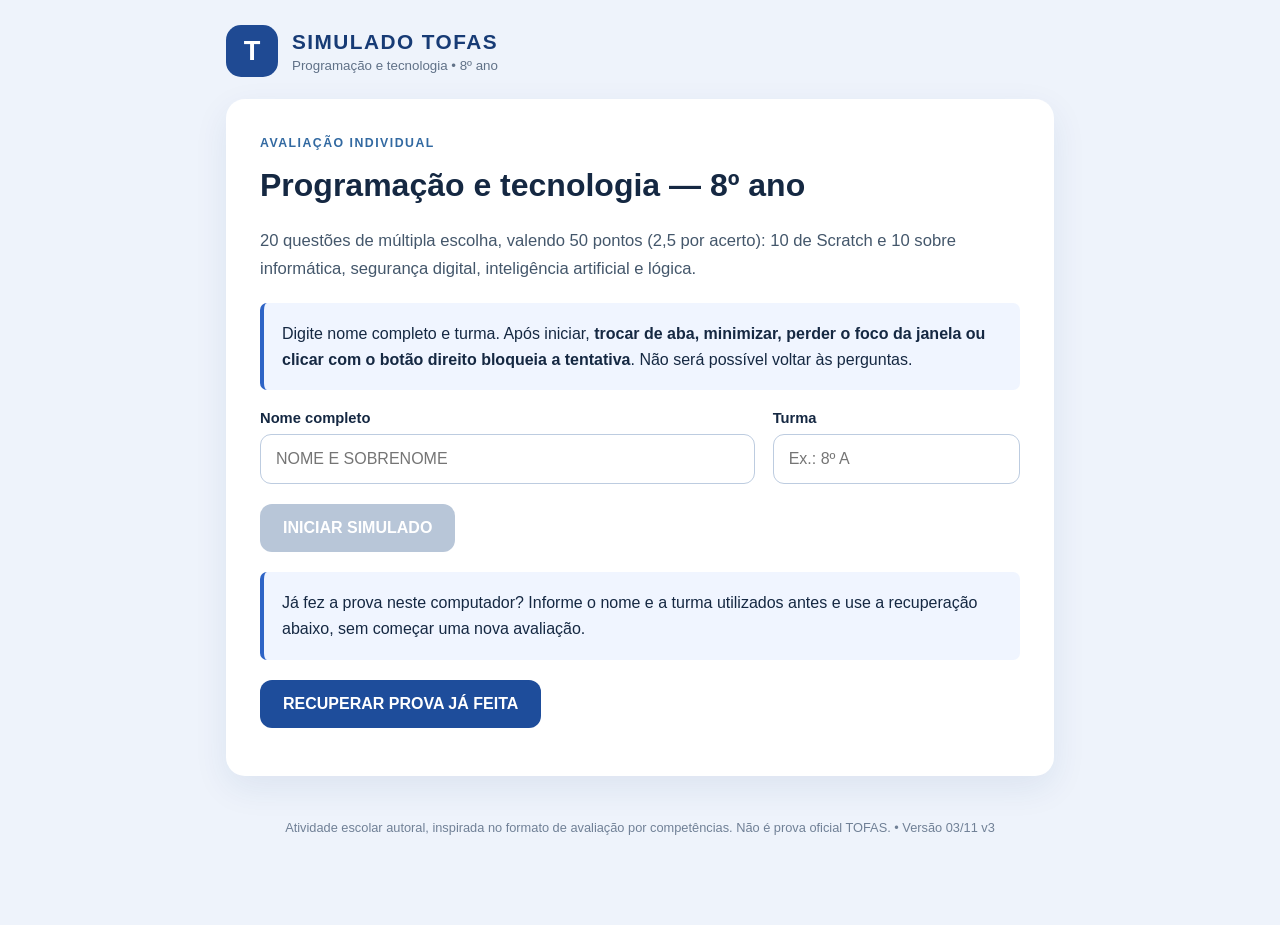
<file: index.html>
<!doctype html>
<html lang="pt-BR"><head><meta charset="utf-8"><meta name="viewport" content="width=device-width, initial-scale=1">
<title>Simulado TOFAS • Programação • 8º ano</title>
<meta name="description" content="Avaliação de programação e tecnologia para o 8º ano.">
<link rel="stylesheet" href="style.css"></head><body><main class="shell">
<header class="head"><div class="mark">T</div><div><strong>SIMULADO TOFAS</strong><small>Programação e tecnologia • 8º ano</small></div></header>
<section id="app" aria-live="polite"></section>
<footer>Atividade escolar autoral, inspirada no formato de avaliação por competências. Não é prova oficial TOFAS. <span aria-label="versão do simulado">• Versão 03/11 v3</span></footer>
</main><script>window.RESULTS_URL = "https://script.google.com/macros/s/AKfycbxChW4EObIkQLevZ5S-FVOObmCHZJTHduJzIgsK1MVhsCnju5KCmjc6ACoO1crTVO1F0A/exec";</script><script src="questions.js"></script><script src="app.js?v=20261104-6"></script></body></html>
</file>
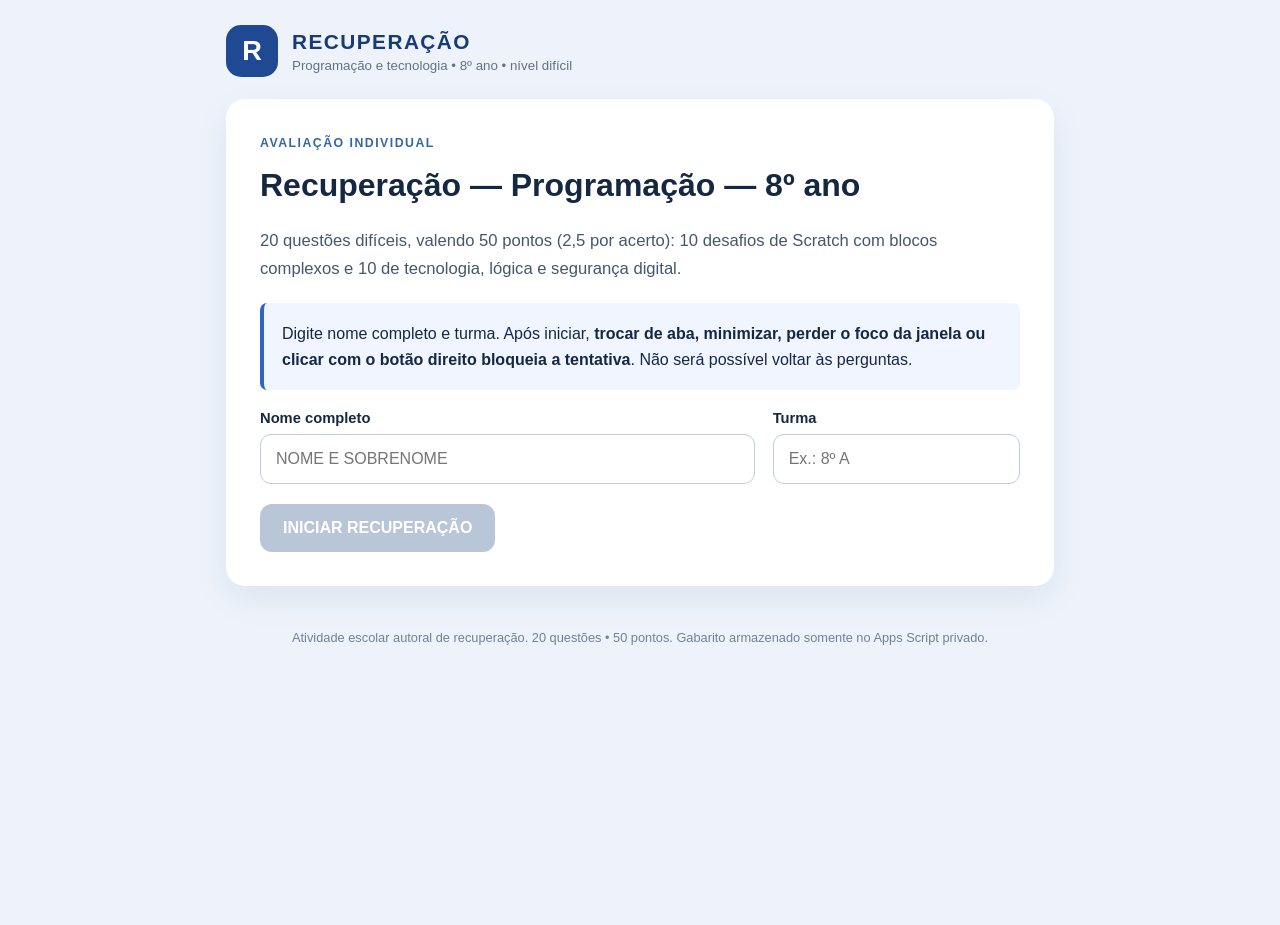
<file: recuperacao/index.html>
<!doctype html>
<html lang="pt-BR"><head><meta charset="utf-8"><meta name="viewport" content="width=device-width, initial-scale=1">
<title>Recuperação • Programação • 8º ano</title>
<meta name="description" content="Avaliação de recuperação de programação e tecnologia — 8º ano.">
<link rel="stylesheet" href="style.css"></head><body><main class="shell">
<header class="head"><div class="mark">R</div><div><strong>RECUPERAÇÃO</strong><small>Programação e tecnologia • 8º ano • nível difícil</small></div></header>
<section id="app" aria-live="polite"></section>
<footer>Atividade escolar autoral de recuperação. 20 questões • 50 pontos. Gabarito armazenado somente no Apps Script privado.</footer>
</main>
<script>window.RESULTS_URL = "https://script.google.com/macros/s/AKfycbyaTM0E8uY31bMi3gKAqbpmTvmoBfaI_K7LIVJ0rFPo7oQYNUvBzx1uXN46q2lBHB9vzg/exec";</script><script src="questions.js"></script><script src="app.js?v=recup-20261104-4"></script></body></html>
</file>
<file: style.css>
:root{font-family:Arial,Helvetica,sans-serif;color:#152842;background:#eef3fb;font-synthesis:none}*{box-sizing:border-box}body{margin:0;min-height:100vh}.shell{max-width:860px;margin:25px auto;padding:0 16px}.head{display:flex;align-items:center;gap:14px;margin-bottom:22px}.head strong{display:block;font-size:1.3rem;letter-spacing:.07em;color:#173b75}.head small{display:block;color:#607187;margin-top:4px}.mark{background:#1f4a93;color:#fff;border-radius:15px;width:52px;height:52px;display:grid;place-items:center;font-size:1.7rem;font-weight:800}.card{background:white;border-radius:19px;padding:34px;box-shadow:0 12px 35px #173b7515;margin-bottom:20px}.eyebrow{color:#3269a1;font-size:.77rem;letter-spacing:.12em;font-weight:800;text-transform:uppercase}h1{font-size:clamp(1.35rem,3vw,2rem);line-height:1.3;margin:14px 0 20px}.lead{font-size:1.04rem;line-height:1.7;color:#44576b}.note{background:#f0f5ff;border-left:4px solid #2e64c6;padding:18px;margin:20px 0;line-height:1.6;border-radius:7px}.fields{display:grid;grid-template-columns:2fr 1fr;gap:18px;margin:20px 0}label{font-weight:bold;font-size:.92rem}input{margin-top:8px;width:100%;padding:15px;border:1px solid #bdcce0;border-radius:11px;font-size:1rem}.btn{background:#1e4d9b;color:#fff;border:0;border-radius:12px;padding:15px 23px;font-size:1rem;font-weight:bold;cursor:pointer}.btn:disabled{background:#b8c6d8;cursor:not-allowed}.topbar{display:flex;justify-content:space-between;margin:12px 0;color:#445c79;font-weight:700}.progress{height:8px;background:#dbe6f6;border-radius:6px;margin:12px 0 22px;overflow:hidden}.progress span{display:block;height:100%;background:#386ccb}.options{display:grid;gap:12px;margin-top:23px}.option{display:flex;align-items:center;text-align:left;gap:12px;background:#fff;border:2px solid #dce5f1;border-radius:12px;padding:15px;cursor:pointer;font-size:1rem;color:#253449}.option b{background:#e6efff;color:#25509d;border-radius:9px;padding:9px 12px}.option.selected{border-color:#2e68cd;background:#ecf4ff}.actions{display:flex;align-items:center;justify-content:space-between;gap:10px;margin-top:22px}.blockstack{background:#f8fafd;border:1px solid #dce6f5;border-radius:14px;padding:16px;margin:16px 0}.block{background:#4a92d8;color:#fff;border-radius:9px;padding:10px 16px;margin:6px 0;max-width:max-content;font-size:.93rem}.block.event{background:#d59c2b}.block.control{background:#de963b}.block.looks{background:#9871c9}.block.variables{background:#c77f39}.big{font-size:4rem;font-weight:bold;color:#2b5da5}.centered{text-align:center;padding:65px 34px}.status{font-size:.9rem;color:#526276}footer{font-size:.8rem;text-align:center;color:#708096;padding:24px}@media(max-width:600px){.fields{grid-template-columns:1fr}.card{padding:22px}.actions{flex-direction:column;align-items:stretch}.btn{width:100%}}
</file>
<file: recuperacao/style.css>
:root{font-family:Arial,Helvetica,sans-serif;color:#152842;background:#eef3fb;font-synthesis:none}*{box-sizing:border-box}body{margin:0;min-height:100vh}.shell{max-width:860px;margin:25px auto;padding:0 16px}.head{display:flex;align-items:center;gap:14px;margin-bottom:22px}.head strong{display:block;font-size:1.3rem;letter-spacing:.07em;color:#173b75}.head small{display:block;color:#607187;margin-top:4px}.mark{background:#1f4a93;color:#fff;border-radius:15px;width:52px;height:52px;display:grid;place-items:center;font-size:1.7rem;font-weight:800}.card{background:white;border-radius:19px;padding:34px;box-shadow:0 12px 35px #173b7515;margin-bottom:20px}.eyebrow{color:#3269a1;font-size:.77rem;letter-spacing:.12em;font-weight:800;text-transform:uppercase}h1{font-size:clamp(1.35rem,3vw,2rem);line-height:1.3;margin:14px 0 20px}.lead{font-size:1.04rem;line-height:1.7;color:#44576b}.note{background:#f0f5ff;border-left:4px solid #2e64c6;padding:18px;margin:20px 0;line-height:1.6;border-radius:7px}.fields{display:grid;grid-template-columns:2fr 1fr;gap:18px;margin:20px 0}label{font-weight:bold;font-size:.92rem}input{margin-top:8px;width:100%;padding:15px;border:1px solid #bdcce0;border-radius:11px;font-size:1rem}.btn{background:#1e4d9b;color:#fff;border:0;border-radius:12px;padding:15px 23px;font-size:1rem;font-weight:bold;cursor:pointer}.btn:disabled{background:#b8c6d8;cursor:not-allowed}.topbar{display:flex;justify-content:space-between;margin:12px 0;color:#445c79;font-weight:700}.progress{height:8px;background:#dbe6f6;border-radius:6px;margin:12px 0 22px;overflow:hidden}.progress span{display:block;height:100%;background:#386ccb}.options{display:grid;gap:12px;margin-top:23px}.option{display:flex;align-items:center;text-align:left;gap:12px;background:#fff;border:2px solid #dce5f1;border-radius:12px;padding:15px;cursor:pointer;font-size:1rem;color:#253449}.option b{background:#e6efff;color:#25509d;border-radius:9px;padding:9px 12px}.option.selected{border-color:#2e68cd;background:#ecf4ff}.actions{display:flex;align-items:center;justify-content:space-between;gap:10px;margin-top:22px}.blockstack{background:#f8fafd;border:1px solid #dce6f5;border-radius:14px;padding:16px;margin:16px 0}.block{background:#4a92d8;color:#fff;border-radius:9px;padding:10px 16px;margin:6px 0;max-width:max-content;font-size:.93rem}.block.event{background:#d59c2b}.block.control{background:#de963b}.block.looks{background:#9871c9}.block.variables{background:#c77f39}.big{font-size:4rem;font-weight:bold;color:#2b5da5}.centered{text-align:center;padding:65px 34px}.status{font-size:.9rem;color:#526276}footer{font-size:.8rem;text-align:center;color:#708096;padding:24px}@media(max-width:600px){.fields{grid-template-columns:1fr}.card{padding:22px}.actions{flex-direction:column;align-items:stretch}.btn{width:100%}}
</file>
